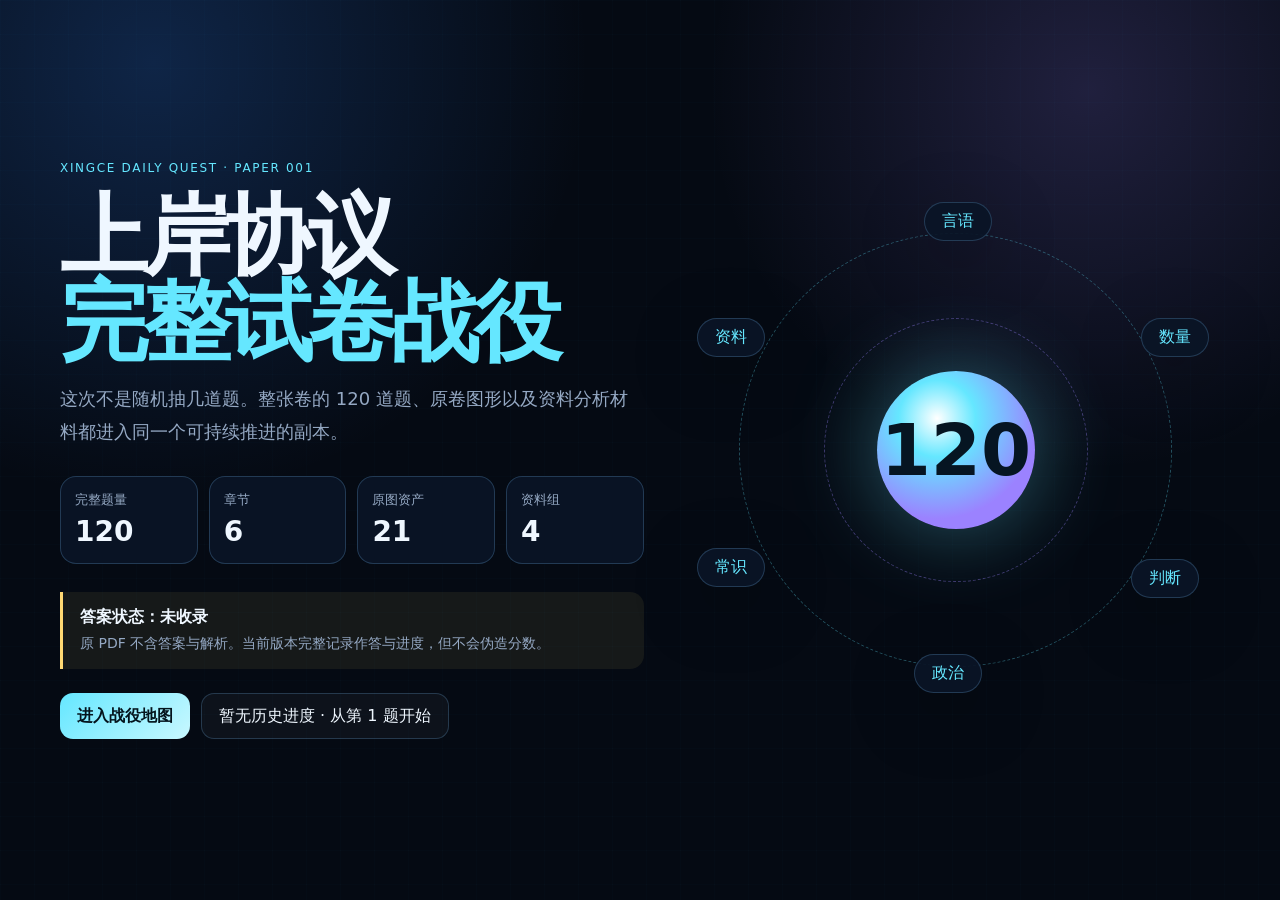
<file: index.html>
<!doctype html>
<html lang="zh-CN">
<head>
  <meta charset="utf-8">
  <meta name="viewport" content="width=device-width, initial-scale=1">
  <meta name="description" content="完整120题行测试卷游戏化：保留原卷图片、共用资料与作答进度。">
  <title>上岸协议 · 河南行测 001</title>
  <link rel="stylesheet" href="src/styles.css">
</head>
<body>
  <noscript>本项目需要启用 JavaScript。</noscript>

  <div id="intro" class="intro-screen">
    <div class="intro-grid">
      <section class="intro-copy">
        <div class="eyebrow">XINGCE DAILY QUEST · PAPER 001</div>
        <h1>上岸协议<br><span>完整试卷战役</span></h1>
        <p class="lead">这次不是随机抽几道题。整张卷的 120 道题、原卷图形以及资料分析材料都进入同一个可持续推进的副本。</p>
        <div class="intro-metrics">
          <div><small>完整题量</small><strong>120</strong></div>
          <div><small>章节</small><strong>6</strong></div>
          <div><small>原图资产</small><strong>21</strong></div>
          <div><small>资料组</small><strong>4</strong></div>
        </div>
        <div class="notice">
          <strong>答案状态：未收录</strong>
          <span>原 PDF 不含答案与解析。当前版本完整记录作答与进度，但不会伪造分数。</span>
        </div>
        <div class="intro-actions">
          <button id="enterCampaign" class="primary" type="button">进入战役地图</button>
          <button id="continueCampaign" class="secondary" type="button">继续上次进度</button>
        </div>
      </section>

      <section class="campaign-orbit" aria-label="六章节战役图">
        <div class="orbit orbit-a"></div>
        <div class="orbit orbit-b"></div>
        <div class="core">120</div>
        <div class="orbit-label label-1">言语</div>
        <div class="orbit-label label-2">数量</div>
        <div class="orbit-label label-3">判断</div>
        <div class="orbit-label label-4">政治</div>
        <div class="orbit-label label-5">常识</div>
        <div class="orbit-label label-6">资料</div>
      </section>
    </div>
  </div>

  <div id="campaign" class="campaign hidden">
    <header class="topbar">
      <div>
        <button id="backToIntro" class="ghost compact" type="button">← 项目首页</button>
        <div class="top-title">
          <span class="eyebrow">PAPER 001</span>
          <strong>河南公务员录用考试《行测》</strong>
        </div>
      </div>
      <div class="top-progress">
        <span id="answeredCount">0 / 120</span>
        <div class="progress-track"><div id="globalProgress" class="progress-fill"></div></div>
      </div>
      <div class="top-actions">
        <button id="openReport" class="secondary compact" type="button">战报</button>
        <button id="openMap" class="primary compact" type="button">章节地图</button>
      </div>
    </header>

    <main class="workspace">
      <aside id="sidebar" class="sidebar">
        <div class="sidebar-head">
          <strong id="sidebarSectionName">言语理解与表达</strong>
          <span id="sidebarSectionProgress">0 / 30</span>
        </div>
        <div id="sectionTabs" class="section-tabs"></div>
        <div id="questionGrid" class="question-grid"></div>
        <div class="sidebar-legend">
          <span><i class="dot answered"></i>已作答</span>
          <span><i class="dot marked"></i>已标记</span>
          <span><i class="dot visual"></i>含图</span>
        </div>
      </aside>

      <section class="stage">
        <div class="stage-head">
          <div>
            <span id="stageSection" class="chapter-chip">语言数据库</span>
            <h2 id="questionNumber">第 1 题</h2>
          </div>
          <div class="stage-tools">
            <button id="markQuestion" class="ghost" type="button">☆ 标记</button>
            <button id="toggleSource" class="ghost" type="button">查看题图</button>
          </div>
        </div>

        <div id="materialLayout" class="material-layout">
          <aside id="materialPanel" class="material-panel hidden">
            <div class="panel-head">
              <div>
                <span class="eyebrow">SHARED MATERIAL</span>
                <strong id="materialTitle"></strong>
              </div>
              <span id="materialCounter" class="material-counter"></span>
            </div>
            <div id="materialScroll" class="material-scroll">
              <p id="materialText"></p>
              <div id="materialPages" class="source-pages"></div>
              <div id="materialNote" class="source-note"></div>
            </div>
          </aside>

          <article class="question-card">
            <div id="visualAlert" class="visual-alert hidden">
              本题依赖图形或图表，题图已自动展开。请选择 A—D 作答。
            </div>
            <div id="sourcePanel" class="source-panel hidden">
              <div class="panel-head">
                <strong>题目原图</strong>
                <span id="sourcePageLabel"></span>
              </div>
              <div id="questionPages" class="source-pages"></div>
            </div>

            <div id="questionStem" class="question-stem"></div>
            <div id="options" class="options" role="radiogroup" aria-label="题目选项"></div>

            <div class="question-meta">
              <span id="answerStatus">尚未作答</span>
              <span id="saveStatus">进度自动保存在本机</span>
            </div>

            <div class="question-nav">
              <button id="prevQuestion" class="secondary" type="button">上一题</button>
              <button id="clearAnswer" class="ghost" type="button">清除答案</button>
              <button id="nextQuestion" class="primary" type="button">下一题</button>
            </div>
          </article>
        </div>
      </section>
    </main>
  </div>

  <dialog id="mapDialog" class="dialog">
    <div class="dialog-head">
      <div>
        <span class="eyebrow">CAMPAIGN MAP</span>
        <h2>六章战役地图</h2>
      </div>
      <button class="dialog-close ghost compact" type="button" data-close="mapDialog">关闭</button>
    </div>
    <div id="chapterMap" class="chapter-map"></div>
  </dialog>

  <dialog id="reportDialog" class="dialog">
    <div class="dialog-head">
      <div>
        <span class="eyebrow">CAMPAIGN REPORT</span>
        <h2>当前战报</h2>
      </div>
      <button class="dialog-close ghost compact" type="button" data-close="reportDialog">关闭</button>
    </div>
    <div id="reportSummary" class="report-summary"></div>
    <div id="reportSections" class="report-sections"></div>
    <div class="report-warning">
      原卷未附答案，因此这里只统计完成度、选择分布与标记题，不显示正确率。
    </div>
    <button id="resetProgress" class="danger" type="button">清空本卷进度</button>
  </dialog>

  <dialog id="imageDialog" class="image-dialog">
    <div class="image-dialog-head">
      <span id="imageDialogTitle">题目原图</span>
      <button class="ghost compact" type="button" data-close="imageDialog">关闭</button>
    </div>
    <img id="zoomedImage" alt="放大的题目原图">
  </dialog>

  <script src="papers/henan-xingce-001/paper-data.js"></script>
  <script src="papers/henan-xingce-001/visuals/visuals-01.js"></script>
  <script src="papers/henan-xingce-001/visuals/visuals-02.js"></script>
  <script src="papers/henan-xingce-001/visuals/visuals-03.js"></script>
  <script src="papers/henan-xingce-001/visuals/visuals-04.js"></script>
  <script src="papers/henan-xingce-001/visuals/visuals-05.js"></script>
  <script src="papers/henan-xingce-001/visuals/visuals-06.js"></script>
  <script src="papers/henan-xingce-001/visuals/visuals-07.js"></script>
  <script src="src/app.js"></script>
</body>
</html>
</file>
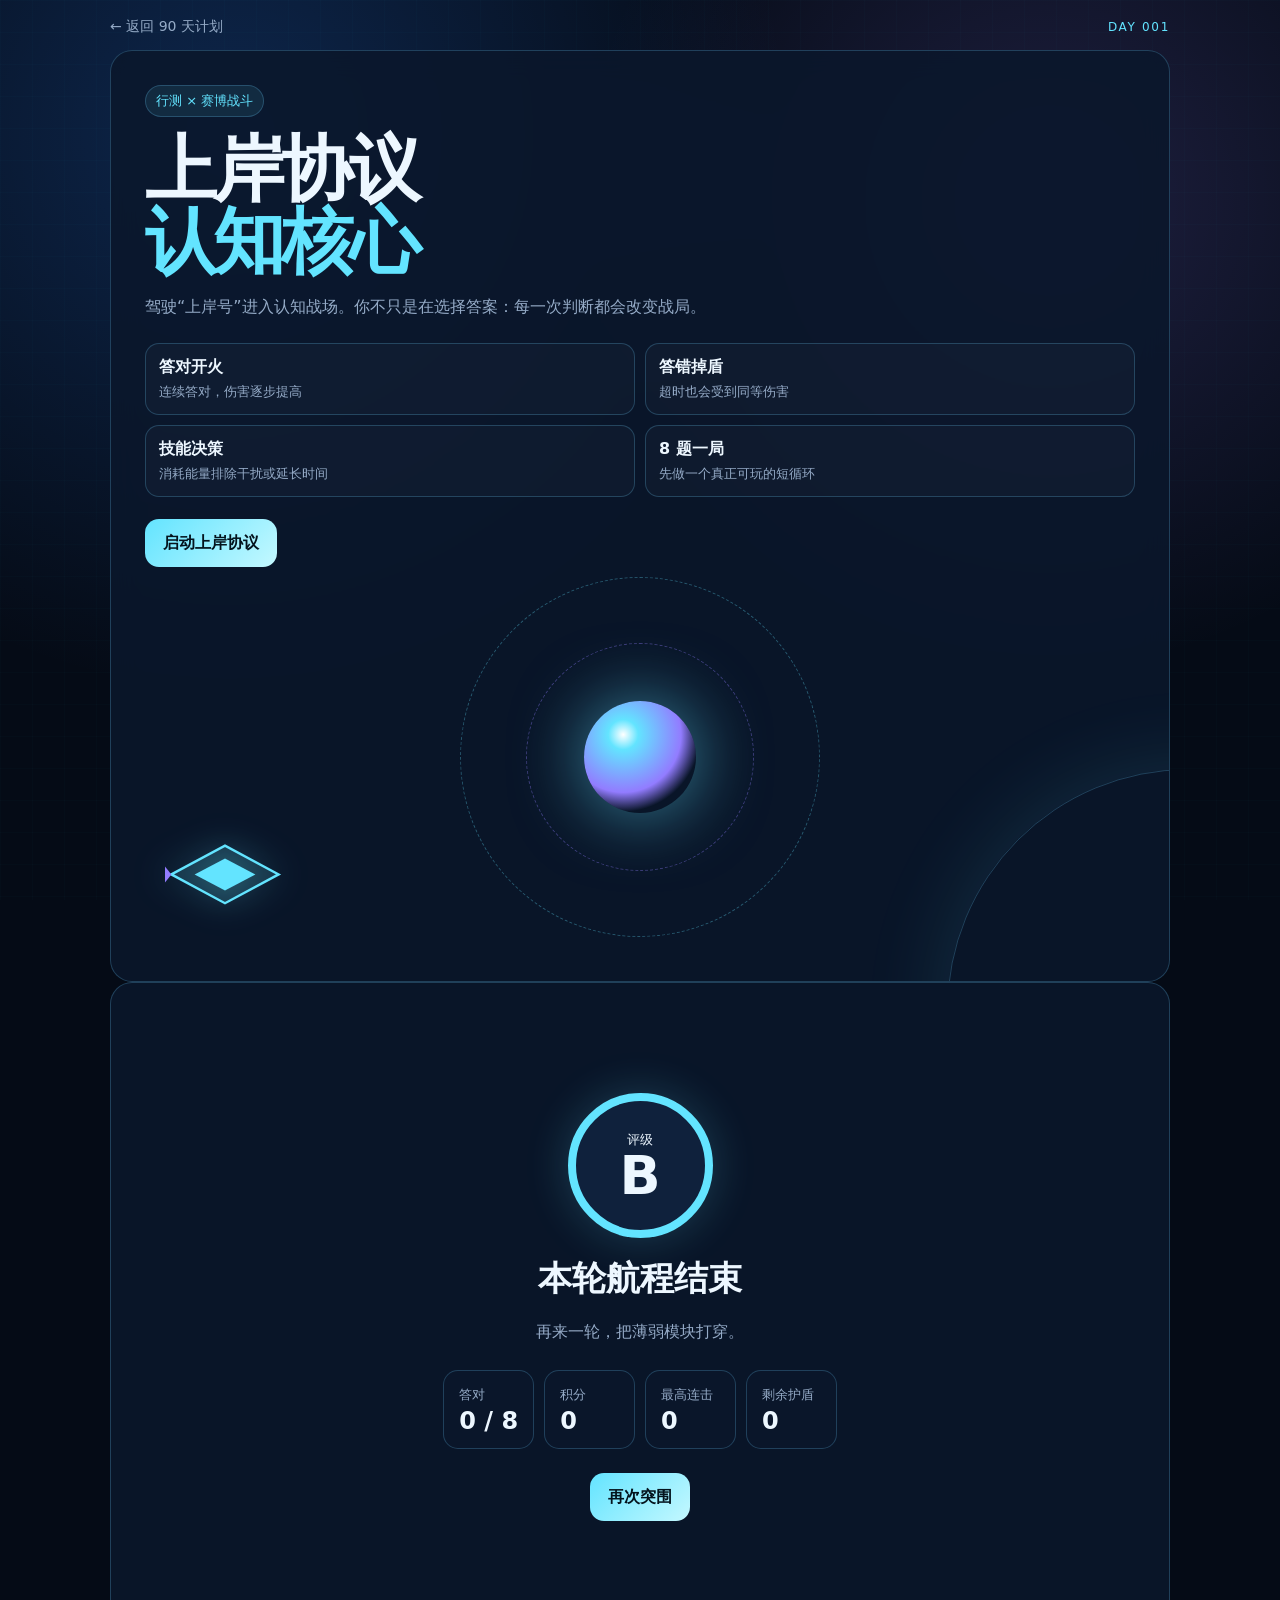
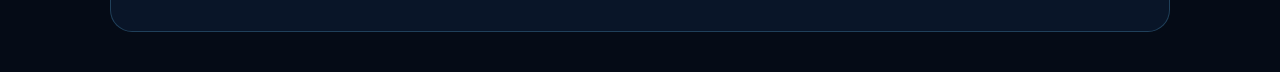
<file: days/day-001/index.html>
<!doctype html>
<html lang="zh-CN">
<head>
  <meta charset="utf-8">
  <meta name="viewport" content="width=device-width, initial-scale=1">
  <meta name="description" content="Day 001：把行测题改造成赛博战斗答题游戏。">
  <title>Day 001 · 上岸协议</title>
  <style>
    :root {
      color-scheme: dark;
      --bg: #050b16;
      --panel: rgba(11, 23, 44, .88);
      --panel-2: rgba(16, 34, 62, .92);
      --line: rgba(109, 206, 255, .23);
      --text: #edf7ff;
      --muted: #95abc7;
      --cyan: #63e4ff;
      --purple: #927cff;
      --green: #67f6bb;
      --red: #ff728a;
      --yellow: #ffd86e;
    }
    * { box-sizing: border-box; }
    body {
      margin: 0;
      min-height: 100vh;
      font-family: Inter, ui-sans-serif, system-ui, -apple-system, BlinkMacSystemFont, "Segoe UI", sans-serif;
      color: var(--text);
      background:
        radial-gradient(circle at 18% 8%, rgba(40, 128, 255, .23), transparent 30%),
        radial-gradient(circle at 82% 12%, rgba(146, 124, 255, .18), transparent 26%),
        var(--bg);
      overflow-x: hidden;
    }
    body::before {
      content: "";
      position: fixed;
      inset: 0;
      pointer-events: none;
      opacity: .25;
      background-image:
        linear-gradient(rgba(99,228,255,.07) 1px, transparent 1px),
        linear-gradient(90deg, rgba(99,228,255,.07) 1px, transparent 1px);
      background-size: 32px 32px;
    }
    button, a { font: inherit; }
    button { cursor: pointer; }
    .app { width: min(1060px, calc(100% - 24px)); margin: 0 auto; padding: 18px 0 40px; position: relative; }
    .topbar { display: flex; justify-content: space-between; align-items: center; gap: 16px; margin-bottom: 14px; }
    .back { color: var(--muted); text-decoration: none; font-size: 14px; }
    .back:hover { color: var(--cyan); }
    .day { color: var(--cyan); font-size: 12px; letter-spacing: .14em; }
    .screen { display: none; }
    .screen.active { display: block; }
    .panel {
      border: 1px solid var(--line);
      background: var(--panel);
      border-radius: 22px;
      backdrop-filter: blur(14px);
    }
    .intro {
      min-height: 650px;
      display: grid;
      grid-template-columns: 1.06fr .94fr;
      gap: 30px;
      align-items: center;
      padding: 34px;
      overflow: hidden;
      position: relative;
    }
    .intro::after {
      content: "";
      position: absolute;
      width: 480px;
      height: 480px;
      border-radius: 50%;
      right: -260px;
      bottom: -270px;
      border: 1px solid var(--line);
      box-shadow: 0 0 90px rgba(99,228,255,.12);
    }
    .badge {
      display: inline-flex;
      padding: 6px 10px;
      border-radius: 999px;
      background: rgba(99,228,255,.09);
      border: 1px solid var(--line);
      color: var(--cyan);
      font-size: 13px;
    }
    h1 { margin: 16px 0 12px; font-size: clamp(40px, 7vw, 72px); line-height: 1; letter-spacing: -.055em; }
    h1 span { color: var(--cyan); }
    p { color: var(--muted); line-height: 1.75; }
    .rules { display: grid; grid-template-columns: repeat(2, 1fr); gap: 10px; margin: 22px 0; }
    .rule { padding: 13px; border: 1px solid var(--line); border-radius: 14px; background: rgba(255,255,255,.025); }
    .rule strong { display: block; margin-bottom: 3px; }
    .rule small { color: var(--muted); }
    .primary, .secondary {
      min-height: 48px;
      padding: 0 18px;
      border-radius: 14px;
      border: 1px solid var(--line);
      color: var(--text);
      background: rgba(255,255,255,.04);
    }
    .primary { border: 0; color: #04131d; font-weight: 800; background: linear-gradient(135deg, var(--cyan), #c4f8ff); }
    .primary:hover, .secondary:hover { transform: translateY(-1px); }
    .battle-visual { position: relative; min-height: 380px; display: grid; place-items: center; }
    .boss-orbit { width: min(360px, 80vw); aspect-ratio: 1; border: 1px dashed rgba(99,228,255,.32); border-radius: 50%; display: grid; place-items: center; animation: spin 15s linear infinite; }
    .boss-orbit::before { content: ""; width: 63%; aspect-ratio: 1; border: 1px dashed rgba(146,124,255,.38); border-radius: 50%; animation: spin 9s linear infinite reverse; }
    .boss-core { position: absolute; width: 112px; aspect-ratio: 1; border-radius: 50%; background: radial-gradient(circle at 35% 30%, white, var(--cyan) 14%, var(--purple) 54%, transparent 72%); box-shadow: 0 0 70px rgba(99,228,255,.55); animation: pulse 2s ease-in-out infinite; }
    .ship { position: absolute; left: 2%; bottom: 9%; width: 120px; animation: float 2.4s ease-in-out infinite; }
    .ship svg { width: 100%; height: auto; filter: drop-shadow(0 0 18px rgba(99,228,255,.38)); }
    .hud { display: grid; grid-template-columns: repeat(4, 1fr); gap: 10px; margin-bottom: 12px; }
    .metric { padding: 13px 15px; border: 1px solid var(--line); border-radius: 15px; background: var(--panel); }
    .metric small { color: var(--muted); }
    .metric strong { display: block; margin-top: 3px; font-size: 24px; }
    .battlefield { position: relative; min-height: 155px; padding: 14px 18px; display: flex; align-items: center; justify-content: space-between; overflow: hidden; }
    .fighter, .target { width: 120px; z-index: 2; }
    .fighter svg { width: 100%; }
    .target { display: grid; place-items: center; }
    .mini-core { width: 74px; aspect-ratio: 1; border-radius: 50%; background: radial-gradient(circle at 35% 30%, white, var(--cyan) 15%, var(--purple) 57%, transparent 73%); box-shadow: 0 0 40px rgba(99,228,255,.45); animation: pulse 1.9s ease-in-out infinite; }
    .beam { position: absolute; left: 19%; right: 19%; top: 50%; height: 4px; transform-origin: left; transform: scaleX(0); opacity: 0; background: linear-gradient(90deg, var(--cyan), white, var(--purple)); box-shadow: 0 0 18px var(--cyan); }
    .fire .beam { animation: beam .48s ease-out; }
    .hit .fighter { animation: shake .4s ease-in-out; }
    .bars { display: grid; grid-template-columns: 1fr 1fr; gap: 12px; margin: 12px 0; }
    .bar-head { display: flex; justify-content: space-between; margin-bottom: 6px; font-size: 13px; color: var(--muted); }
    .bar-track { height: 10px; background: rgba(255,255,255,.06); border-radius: 999px; overflow: hidden; }
    .bar-fill { height: 100%; width: 100%; border-radius: 999px; transition: width .35s ease; }
    #shieldBar { background: var(--cyan); }
    #bossBar { background: linear-gradient(90deg, var(--purple), var(--red)); }
    .question { padding: 20px; }
    .q-head { display: flex; flex-wrap: wrap; align-items: center; justify-content: space-between; gap: 12px; }
    .category { display: inline-flex; padding: 6px 10px; border-radius: 999px; color: var(--cyan); background: rgba(99,228,255,.08); border: 1px solid var(--line); font-size: 12px; }
    .source { color: var(--muted); font-size: 13px; margin-left: 8px; }
    .timer { color: var(--yellow); font-weight: 800; }
    .timer-track { height: 8px; border-radius: 999px; background: rgba(255,255,255,.06); margin-top: 12px; overflow: hidden; }
    #timerBar { height: 100%; width: 100%; background: linear-gradient(90deg, var(--cyan), var(--yellow)); transition: width .2s linear; }
    #questionText { font-size: 18px; line-height: 1.7; margin: 18px 0; color: var(--text); }
    .options { display: grid; grid-template-columns: 1fr 1fr; gap: 10px; }
    .option {
      min-height: 64px;
      padding: 13px 15px;
      border: 1px solid var(--line);
      border-radius: 14px;
      background: rgba(255,255,255,.025);
      color: var(--text);
      text-align: left;
      transition: transform .13s ease, border-color .13s ease, background .13s ease;
    }
    .option:hover:not(:disabled) { transform: translateY(-1px); border-color: rgba(99,228,255,.65); background: rgba(99,228,255,.06); }
    .option:disabled { cursor: default; opacity: .55; }
    .option.correct { opacity: 1; border-color: var(--green); background: rgba(103,246,187,.11); }
    .option.wrong { opacity: 1; border-color: var(--red); background: rgba(255,114,138,.11); }
    .feedback { display: none; margin-top: 13px; padding: 12px 14px; border-radius: 13px; border: 1px solid var(--line); color: var(--muted); background: rgba(99,228,255,.05); line-height: 1.6; }
    .feedback.show { display: block; }
    .feedback strong { color: var(--text); }
    .skills { display: grid; grid-template-columns: 1fr 1fr auto; gap: 10px; margin-top: 12px; }
    .skill { min-height: 60px; padding: 10px 13px; border: 1px solid var(--line); border-radius: 14px; color: var(--text); text-align: left; background: var(--panel); }
    .skill:disabled { opacity: .4; cursor: default; }
    .skill b, .skill small { display: block; }
    .skill small { color: var(--muted); margin-top: 3px; }
    .energy { display: grid; place-items: center; min-width: 100px; border: 1px solid var(--line); border-radius: 14px; background: var(--panel-2); }
    .energy small { color: var(--muted); }
    .energy strong { font-size: 22px; color: var(--yellow); }
    .result { min-height: 650px; padding: 36px; display: grid; place-items: center; text-align: center; }
    .rank { width: 145px; aspect-ratio: 1; margin: 0 auto 18px; border: 8px solid var(--cyan); border-radius: 50%; display: grid; place-items: center; background: var(--panel-2); box-shadow: 0 0 45px rgba(99,228,255,.2); }
    .rank strong { font-size: 54px; line-height: 1; }
    .result h2 { margin: 0; font-size: 34px; }
    .result-stats { display: grid; grid-template-columns: repeat(4, 1fr); gap: 10px; margin: 24px 0; width: min(650px, 100%); }
    .result .metric { text-align: left; }
    @keyframes spin { to { transform: rotate(360deg); } }
    @keyframes pulse { 50% { transform: scale(1.08); filter: brightness(1.12); } }
    @keyframes float { 50% { transform: translateY(7px); } }
    @keyframes beam { 0% { opacity: 0; transform: scaleX(.02); } 35% { opacity: 1; transform: scaleX(1); } 100% { opacity: 0; transform: scaleX(1); } }
    @keyframes shake { 25% { transform: translateX(-9px); } 75% { transform: translateX(9px); } }
    @media (max-width: 760px) {
      .intro { grid-template-columns: 1fr; padding: 22px; }
      .battle-visual { min-height: 320px; }
      .hud { grid-template-columns: 1fr 1fr; }
      .options { grid-template-columns: 1fr; }
      .result-stats { grid-template-columns: 1fr 1fr; }
    }
    @media (max-width: 520px) {
      .rules, .bars, .skills { grid-template-columns: 1fr; }
      .energy { min-height: 58px; }
      .battlefield { min-height: 125px; }
      .fighter, .target { width: 88px; }
      .mini-core { width: 58px; }
    }
    @media (prefers-reduced-motion: reduce) { * { animation: none !important; } }
  </style>
</head>
<body>
  <main class="app">
    <div class="topbar">
      <a class="back" href="../../index.html">← 返回 90 天计划</a>
      <span class="day">DAY 001</span>
    </div>

    <section id="startScreen" class="screen active panel intro">
      <div>
        <span class="badge">行测 × 赛博战斗</span>
        <h1>上岸协议<br><span>认知核心</span></h1>
        <p>驾驶“上岸号”进入认知战场。你不只是在选择答案：每一次判断都会改变战局。</p>
        <div class="rules">
          <div class="rule"><strong>答对开火</strong><small>连续答对，伤害逐步提高</small></div>
          <div class="rule"><strong>答错掉盾</strong><small>超时也会受到同等伤害</small></div>
          <div class="rule"><strong>技能决策</strong><small>消耗能量排除干扰或延长时间</small></div>
          <div class="rule"><strong>8 题一局</strong><small>先做一个真正可玩的短循环</small></div>
        </div>
        <button id="startButton" class="primary" type="button">启动上岸协议</button>
      </div>
      <div class="battle-visual" aria-label="飞船与认知核心对战图">
        <div class="boss-orbit"></div>
        <div class="boss-core"></div>
        <div class="ship">
          <svg viewBox="0 0 150 86" role="img" aria-label="上岸号飞船">
            <path d="M8 43 75 7l67 36-67 36Z" fill="rgba(99,228,255,.13)" stroke="#63e4ff" stroke-width="3"/>
            <path d="m37 43 38-20 38 20-38 20Z" fill="#63e4ff"/>
            <path d="M8 43 0 33v20Z" fill="#927cff"/>
          </svg>
        </div>
      </div>
    </section>

    <section id="gameScreen" class="screen">
      <div class="hud">
        <div class="metric"><small>护盾</small><strong id="shieldValue">100</strong></div>
        <div class="metric"><small>认知核心</small><strong id="bossValue">100</strong></div>
        <div class="metric"><small>连击</small><strong id="comboValue">0</strong></div>
        <div class="metric"><small>积分</small><strong id="scoreValue">0</strong></div>
      </div>

      <div id="battlefield" class="panel battlefield">
        <div class="fighter">
          <svg viewBox="0 0 150 86" role="img" aria-label="上岸号飞船">
            <path d="M8 43 75 7l67 36-67 36Z" fill="rgba(99,228,255,.13)" stroke="#63e4ff" stroke-width="3"/>
            <path d="m37 43 38-20 38 20-38 20Z" fill="#63e4ff"/>
            <path d="M8 43 0 33v20Z" fill="#927cff"/>
          </svg>
        </div>
        <div class="beam"></div>
        <div><span id="progressValue">1 / 8</span></div>
        <div class="target"><div class="mini-core"></div></div>
      </div>

      <div class="bars">
        <div>
          <div class="bar-head"><span>上岸号护盾</span><span id="shieldPercent">100%</span></div>
          <div class="bar-track"><div id="shieldBar" class="bar-fill"></div></div>
        </div>
        <div>
          <div class="bar-head"><span>Boss 完整度</span><span id="bossPercent">100%</span></div>
          <div class="bar-track"><div id="bossBar" class="bar-fill"></div></div>
        </div>
      </div>

      <section class="panel question">
        <div class="q-head">
          <div><span id="categoryValue" class="category">语义锁定</span><span id="sourceValue" class="source">代表题 1</span></div>
          <div>剩余 <span id="timerValue" class="timer">20</span> 秒</div>
        </div>
        <div class="timer-track"><div id="timerBar"></div></div>
        <p id="questionText"></p>
        <div id="options" class="options"></div>
        <div id="feedback" class="feedback" aria-live="polite"></div>
      </section>

      <div class="skills">
        <button id="eliminateButton" class="skill" type="button"><b>排除干扰</b><small>随机屏蔽一个错误项 · 25 能量</small></button>
        <button id="timeButton" class="skill" type="button"><b>时间折跃</b><small>增加 8 秒 · 20 能量</small></button>
        <div class="energy"><small>能量</small><strong id="energyValue">50</strong></div>
      </div>
    </section>

    <section id="resultScreen" class="screen panel result">
      <div>
        <div class="rank"><div><small>评级</small><br><strong id="rankValue">B</strong></div></div>
        <h2 id="resultTitle">本轮航程结束</h2>
        <p id="resultText">再来一轮，把薄弱模块打穿。</p>
        <div class="result-stats">
          <div class="metric"><small>答对</small><strong id="correctValue">0 / 8</strong></div>
          <div class="metric"><small>积分</small><strong id="finalScoreValue">0</strong></div>
          <div class="metric"><small>最高连击</small><strong id="maxComboValue">0</strong></div>
          <div class="metric"><small>剩余护盾</small><strong id="finalShieldValue">0</strong></div>
        </div>
        <button id="restartButton" class="primary" type="button">再次突围</button>
      </div>
    </section>
  </main>
  <script src="game.js"></script>
</body>
</html>
</file>
<file: src/styles.css>
:root {
  color-scheme: dark;
  --bg: #050a13;
  --panel: rgba(10, 21, 39, .92);
  --panel-2: rgba(14, 29, 52, .92);
  --panel-3: rgba(21, 42, 70, .72);
  --line: rgba(122, 194, 255, .22);
  --line-strong: rgba(111, 229, 255, .58);
  --text: #eff7ff;
  --muted: #95a9c4;
  --cyan: #65e7ff;
  --cyan-soft: rgba(101, 231, 255, .1);
  --purple: #9b82ff;
  --green: #66f3b5;
  --yellow: #ffd873;
  --red: #ff738d;
  --shadow: 0 18px 70px rgba(0, 0, 0, .28);
}

* { box-sizing: border-box; }
html { scroll-behavior: smooth; }
body {
  margin: 0;
  min-height: 100vh;
  font-family: Inter, ui-sans-serif, system-ui, -apple-system, BlinkMacSystemFont, "Segoe UI", sans-serif;
  color: var(--text);
  background:
    radial-gradient(circle at 12% 7%, rgba(50, 133, 255, .22), transparent 31%),
    radial-gradient(circle at 85% 10%, rgba(155, 130, 255, .18), transparent 28%),
    var(--bg);
}
body::before {
  content: "";
  position: fixed;
  inset: 0;
  pointer-events: none;
  opacity: .23;
  background-image:
    linear-gradient(rgba(101, 231, 255, .07) 1px, transparent 1px),
    linear-gradient(90deg, rgba(101, 231, 255, .07) 1px, transparent 1px);
  background-size: 34px 34px;
}
button { font: inherit; cursor: pointer; }
button:focus-visible, .option:focus-visible { outline: 3px solid rgba(101,231,255,.45); outline-offset: 2px; }
.hidden { display: none !important; }
.eyebrow { color: var(--cyan); font-size: 12px; letter-spacing: .14em; }
.primary, .secondary, .ghost, .danger {
  border-radius: 13px;
  min-height: 46px;
  padding: 0 17px;
  border: 1px solid var(--line);
  color: var(--text);
  background: rgba(255, 255, 255, .035);
  transition: transform .14s ease, border-color .14s ease, background .14s ease;
}
.primary {
  color: #04141d;
  border: 0;
  font-weight: 800;
  background: linear-gradient(135deg, var(--cyan), #c8f8ff);
}
.secondary:hover, .ghost:hover { border-color: var(--line-strong); background: var(--cyan-soft); }
.primary:hover, .danger:hover { transform: translateY(-1px); }
.ghost { background: transparent; }
.compact { min-height: 38px; padding: 0 13px; font-size: 14px; }
.danger { color: #fff; border-color: rgba(255,115,141,.55); background: rgba(255,115,141,.12); }

.intro-screen {
  width: min(1160px, calc(100% - 28px));
  min-height: 100vh;
  margin: 0 auto;
  display: grid;
  align-items: center;
  padding: 48px 0;
  position: relative;
  z-index: 1;
}
.intro-grid { display: grid; grid-template-columns: 1.05fr .95fr; gap: 48px; align-items: center; }
.intro-copy h1 { margin: 18px 0; font-size: clamp(48px, 7.6vw, 88px); line-height: .98; letter-spacing: -.06em; }
.intro-copy h1 span { color: var(--cyan); }
.lead { max-width: 690px; color: var(--muted); font-size: 18px; line-height: 1.8; }
.intro-metrics { display: grid; grid-template-columns: repeat(4, 1fr); gap: 11px; margin: 28px 0; }
.intro-metrics > div {
  min-height: 88px;
  padding: 14px;
  border: 1px solid var(--line);
  border-radius: 16px;
  background: var(--panel);
  backdrop-filter: blur(12px);
}
.intro-metrics small, .intro-metrics strong { display: block; }
.intro-metrics small { color: var(--muted); }
.intro-metrics strong { margin-top: 6px; font-size: 28px; }
.notice {
  display: grid;
  gap: 4px;
  padding: 15px 17px;
  border-left: 3px solid var(--yellow);
  border-radius: 0 14px 14px 0;
  background: rgba(255,216,115,.07);
}
.notice span { color: var(--muted); font-size: 14px; line-height: 1.6; }
.intro-actions { display: flex; flex-wrap: wrap; gap: 11px; margin-top: 24px; }

.campaign-orbit { position: relative; aspect-ratio: 1; display: grid; place-items: center; }
.orbit { position: absolute; border: 1px dashed rgba(101,231,255,.32); border-radius: 50%; animation: spin 28s linear infinite; }
.orbit-a { inset: 9%; }
.orbit-b { inset: 25%; animation-direction: reverse; animation-duration: 17s; border-color: rgba(155,130,255,.38); }
.core {
  width: 30%;
  aspect-ratio: 1;
  display: grid;
  place-items: center;
  border-radius: 50%;
  font-size: clamp(36px, 7vw, 72px);
  font-weight: 800;
  color: #061522;
  background: radial-gradient(circle at 38% 30%, white, var(--cyan) 26%, var(--purple) 68%);
  box-shadow: 0 0 85px rgba(101,231,255,.38);
  animation: pulse 2.4s ease-in-out infinite;
}
.orbit-label {
  position: absolute;
  min-width: 68px;
  padding: 8px 11px;
  text-align: center;
  border: 1px solid var(--line);
  border-radius: 999px;
  background: var(--panel);
  color: var(--cyan);
  box-shadow: var(--shadow);
}
.label-1 { top: 3%; left: 44%; }
.label-2 { top: 25%; right: 2%; }
.label-3 { bottom: 22%; right: 4%; }
.label-4 { bottom: 4%; left: 42%; }
.label-5 { bottom: 24%; left: 1%; }
.label-6 { top: 25%; left: 1%; }

.campaign { min-height: 100vh; position: relative; z-index: 1; }
.topbar {
  position: sticky;
  top: 0;
  z-index: 20;
  display: grid;
  grid-template-columns: 1fr minmax(220px, 360px) auto;
  gap: 24px;
  align-items: center;
  min-height: 78px;
  padding: 12px 22px;
  border-bottom: 1px solid var(--line);
  background: rgba(5, 10, 19, .91);
  backdrop-filter: blur(18px);
}
.topbar > div:first-child { display: flex; align-items: center; gap: 15px; }
.top-title { display: grid; gap: 3px; }
.top-progress { display: grid; grid-template-columns: auto 1fr; gap: 10px; align-items: center; }
.progress-track { height: 9px; overflow: hidden; border-radius: 999px; background: rgba(255,255,255,.07); }
.progress-fill { height: 100%; width: 0; border-radius: 999px; background: linear-gradient(90deg, var(--cyan), var(--purple)); transition: width .3s ease; }
.top-actions { display: flex; gap: 9px; }

.workspace { display: grid; grid-template-columns: 285px minmax(0, 1fr); min-height: calc(100vh - 78px); }
.sidebar {
  position: sticky;
  top: 78px;
  align-self: start;
  height: calc(100vh - 78px);
  overflow-y: auto;
  padding: 19px;
  border-right: 1px solid var(--line);
  background: rgba(7, 15, 29, .74);
}
.sidebar-head { display: flex; justify-content: space-between; gap: 12px; align-items: center; }
.sidebar-head span { color: var(--muted); font-size: 13px; }
.section-tabs { display: grid; gap: 7px; margin: 16px 0; }
.section-tab {
  width: 100%;
  min-height: 45px;
  padding: 8px 11px;
  display: flex;
  justify-content: space-between;
  align-items: center;
  border: 1px solid transparent;
  border-radius: 12px;
  color: var(--muted);
  background: transparent;
  text-align: left;
}
.section-tab:hover { background: rgba(255,255,255,.03); color: var(--text); }
.section-tab.active { border-color: var(--line); background: var(--cyan-soft); color: var(--cyan); }
.section-tab small { color: inherit; opacity: .78; }
.question-grid { display: grid; grid-template-columns: repeat(5, 1fr); gap: 7px; }
.q-node {
  position: relative;
  aspect-ratio: 1;
  border: 1px solid var(--line);
  border-radius: 10px;
  color: var(--muted);
  background: rgba(255,255,255,.025);
}
.q-node:hover { color: var(--text); border-color: var(--line-strong); }
.q-node.current { color: #03131c; border: 0; background: var(--cyan); font-weight: 800; }
.q-node.answered:not(.current) { color: var(--green); border-color: rgba(102,243,181,.4); background: rgba(102,243,181,.08); }
.q-node.marked::after { content: ""; position: absolute; width: 7px; height: 7px; top: 4px; right: 4px; border-radius: 50%; background: var(--yellow); }
.q-node.visual::before { content: "◫"; position: absolute; left: 4px; bottom: 2px; font-size: 9px; opacity: .75; }
.sidebar-legend { display: flex; flex-wrap: wrap; gap: 10px; margin-top: 16px; color: var(--muted); font-size: 12px; }
.dot { display: inline-block; width: 8px; height: 8px; margin-right: 4px; border-radius: 50%; }
.dot.answered { background: var(--green); }
.dot.marked { background: var(--yellow); }
.dot.visual { border: 1px solid var(--cyan); border-radius: 2px; }

.stage { width: min(1120px, 100%); margin: 0 auto; padding: 25px; }
.stage-head { display: flex; justify-content: space-between; align-items: end; gap: 16px; margin-bottom: 16px; }
.stage-head h2 { margin: 8px 0 0; font-size: 29px; }
.chapter-chip { display: inline-flex; padding: 6px 10px; border: 1px solid var(--line); border-radius: 999px; color: var(--cyan); background: var(--cyan-soft); font-size: 13px; }
.stage-tools { display: flex; gap: 9px; }

.material-layout { display: grid; grid-template-columns: minmax(310px, .9fr) minmax(410px, 1.1fr); gap: 15px; align-items: start; }
.material-layout.no-material { grid-template-columns: minmax(0, 1fr); }
.material-panel, .question-card {
  border: 1px solid var(--line);
  border-radius: 19px;
  background: var(--panel);
  box-shadow: var(--shadow);
}
.material-panel { position: sticky; top: 103px; overflow: hidden; }
.panel-head { display: flex; justify-content: space-between; align-items: center; gap: 12px; padding: 14px 16px; border-bottom: 1px solid var(--line); }
.panel-head > div { display: grid; gap: 4px; }
.material-counter { color: var(--cyan); font-size: 13px; }
.material-scroll { max-height: calc(100vh - 165px); overflow-y: auto; padding: 17px; }
.material-scroll > p { margin: 0 0 16px; white-space: pre-wrap; color: var(--muted); line-height: 1.75; }
.source-note { margin-top: 12px; padding: 11px 13px; border-radius: 12px; background: rgba(255,216,115,.07); color: var(--muted); font-size: 13px; line-height: 1.55; }

.question-card { overflow: hidden; }
.visual-alert { padding: 12px 16px; border-bottom: 1px solid rgba(255,216,115,.22); color: var(--yellow); background: rgba(255,216,115,.06); font-size: 14px; }
.source-panel { border-bottom: 1px solid var(--line); background: rgba(255,255,255,.018); }
.source-pages { display: grid; gap: 11px; }
.source-panel .source-pages { padding: 14px; grid-template-columns: repeat(auto-fit, minmax(250px, 1fr)); }
.page-image-button {
  padding: 0;
  border: 1px solid var(--line);
  border-radius: 12px;
  overflow: hidden;
  background: #fff;
  cursor: zoom-in;
}
.page-image-button img { width: 100%; height: auto; display: block; }
.page-caption { display: block; padding: 7px 9px; color: var(--muted); background: var(--panel-2); font-size: 12px; }
.question-stem { padding: 22px 22px 16px; white-space: pre-wrap; font-size: 18px; line-height: 1.78; }
.options { display: grid; gap: 10px; padding: 0 22px 20px; }
.option {
  min-height: 64px;
  display: grid;
  grid-template-columns: 36px 1fr;
  gap: 11px;
  align-items: center;
  width: 100%;
  padding: 12px 14px;
  border: 1px solid var(--line);
  border-radius: 14px;
  color: var(--text);
  background: rgba(255,255,255,.025);
  text-align: left;
  transition: transform .13s ease, border-color .13s ease, background .13s ease;
}
.option:hover { transform: translateY(-1px); border-color: var(--line-strong); background: var(--cyan-soft); }
.option.selected { border-color: var(--cyan); background: rgba(101,231,255,.13); }
.option-letter {
  width: 34px;
  height: 34px;
  display: grid;
  place-items: center;
  border: 1px solid var(--line);
  border-radius: 10px;
  color: var(--cyan);
  font-weight: 800;
}
.option.selected .option-letter { color: #06141c; border-color: transparent; background: var(--cyan); }
.option-text.image-placeholder { color: var(--muted); font-style: italic; }
.question-meta { display: flex; justify-content: space-between; gap: 12px; padding: 13px 22px; border-top: 1px solid var(--line); color: var(--muted); font-size: 13px; }
.question-nav { display: grid; grid-template-columns: 1fr auto 1fr; gap: 10px; padding: 15px 22px 22px; }
.question-nav .primary { justify-self: stretch; }
.question-nav button:first-child { justify-self: stretch; }

.dialog {
  width: min(920px, calc(100% - 24px));
  max-height: calc(100vh - 34px);
  padding: 0;
  overflow: auto;
  border: 1px solid var(--line);
  border-radius: 21px;
  color: var(--text);
  background: #081326;
  box-shadow: 0 30px 120px rgba(0,0,0,.6);
}
.dialog::backdrop { background: rgba(1,4,10,.78); backdrop-filter: blur(7px); }
.dialog-head { position: sticky; top: 0; z-index: 2; display: flex; justify-content: space-between; align-items: center; padding: 18px 20px; border-bottom: 1px solid var(--line); background: rgba(8,19,38,.95); }
.dialog-head h2 { margin: 5px 0 0; }
.chapter-map { display: grid; grid-template-columns: repeat(2, 1fr); gap: 12px; padding: 20px; }
.chapter-card {
  padding: 17px;
  border: 1px solid var(--line);
  border-radius: 16px;
  background: var(--panel-2);
}
.chapter-card-head { display: flex; justify-content: space-between; gap: 12px; }
.chapter-card h3 { margin: 4px 0; }
.chapter-card p { margin: 0; color: var(--muted); font-size: 13px; }
.chapter-bar { height: 10px; margin: 15px 0 12px; border-radius: 999px; background: rgba(255,255,255,.06); overflow: hidden; }
.chapter-bar > div { height: 100%; border-radius: 999px; background: linear-gradient(90deg,var(--cyan),var(--purple)); }
.chapter-card button { width: 100%; }

.report-summary { display: grid; grid-template-columns: repeat(4,1fr); gap: 10px; padding: 20px 20px 10px; }
.report-stat { padding: 15px; border: 1px solid var(--line); border-radius: 14px; background: var(--panel-2); }
.report-stat small, .report-stat strong { display: block; }
.report-stat small { color: var(--muted); }
.report-stat strong { margin-top: 6px; font-size: 28px; }
.report-sections { display: grid; gap: 9px; padding: 10px 20px; }
.report-row { display: grid; grid-template-columns: minmax(150px,1fr) 2fr auto; gap: 12px; align-items: center; padding: 11px 13px; border: 1px solid var(--line); border-radius: 13px; }
.report-row .progress-track { height: 8px; }
.report-warning { margin: 10px 20px 18px; padding: 13px; color: var(--muted); border-left: 3px solid var(--yellow); background: rgba(255,216,115,.06); }
#resetProgress { margin: 0 20px 22px; }

.image-dialog {
  width: min(1100px, calc(100% - 20px));
  height: calc(100vh - 20px);
  padding: 0;
  overflow: auto;
  border: 1px solid var(--line);
  border-radius: 17px;
  background: #03070e;
}
.image-dialog::backdrop { background: rgba(0,0,0,.88); }
.image-dialog-head { position: sticky; top: 0; z-index: 2; display: flex; justify-content: space-between; align-items: center; padding: 10px 13px; color: var(--text); background: rgba(3,7,14,.94); border-bottom: 1px solid var(--line); }
.image-dialog img { display: block; width: min(1157px, 100%); height: auto; margin: 0 auto; background: white; }

@keyframes spin { to { transform: rotate(360deg); } }
@keyframes pulse { 50% { transform: scale(1.055); filter: brightness(1.12); } }

@media (max-width: 980px) {
  .intro-grid { grid-template-columns: 1fr; }
  .campaign-orbit { width: min(580px, 92vw); margin: 0 auto; }
  .topbar { grid-template-columns: 1fr auto; }
  .top-progress { grid-column: 1 / -1; grid-row: 2; }
  .workspace { grid-template-columns: 1fr; }
  .sidebar { position: static; height: auto; border-right: 0; border-bottom: 1px solid var(--line); }
  .section-tabs { grid-template-columns: repeat(3,1fr); }
  .question-grid { grid-template-columns: repeat(10,1fr); }
}
@media (max-width: 760px) {
  .intro-metrics { grid-template-columns: 1fr 1fr; }
  .campaign-orbit { display: none; }
  .topbar { padding: 10px 12px; gap: 10px; }
  .top-title { display: none; }
  .workspace { min-height: 0; }
  .sidebar { padding: 13px; }
  .section-tabs { display: flex; overflow-x: auto; }
  .section-tab { flex: 0 0 auto; width: auto; }
  .question-grid { grid-template-columns: repeat(8,1fr); }
  .stage { padding: 15px 12px 30px; }
  .stage-head { align-items: start; }
  .stage-tools { flex-direction: column; }
  .material-layout { grid-template-columns: 1fr; }
  .material-panel { position: static; }
  .material-scroll { max-height: none; }
  .source-panel .source-pages { grid-template-columns: 1fr; }
  .question-stem { padding: 18px 16px 14px; font-size: 17px; }
  .options { padding: 0 16px 16px; }
  .question-meta { flex-direction: column; padding: 12px 16px; }
  .question-nav { padding: 13px 16px 18px; grid-template-columns: 1fr 1fr; }
  .question-nav #clearAnswer { grid-column: 1 / -1; grid-row: 2; }
  .chapter-map { grid-template-columns: 1fr; padding: 13px; }
  .report-summary { grid-template-columns: 1fr 1fr; padding: 13px; }
  .report-sections { padding: 7px 13px; }
  .report-row { grid-template-columns: 1fr auto; }
  .report-row .progress-track { grid-column: 1 / -1; grid-row: 2; }
}
@media (max-width: 430px) {
  .question-grid { grid-template-columns: repeat(6,1fr); }
  .top-actions .secondary { display: none; }
  .stage-head { flex-direction: column; }
  .stage-tools { width: 100%; flex-direction: row; }
  .stage-tools button { flex: 1; }
}
@media (prefers-reduced-motion: reduce) { * { animation: none !important; scroll-behavior: auto !important; } }
</file>
